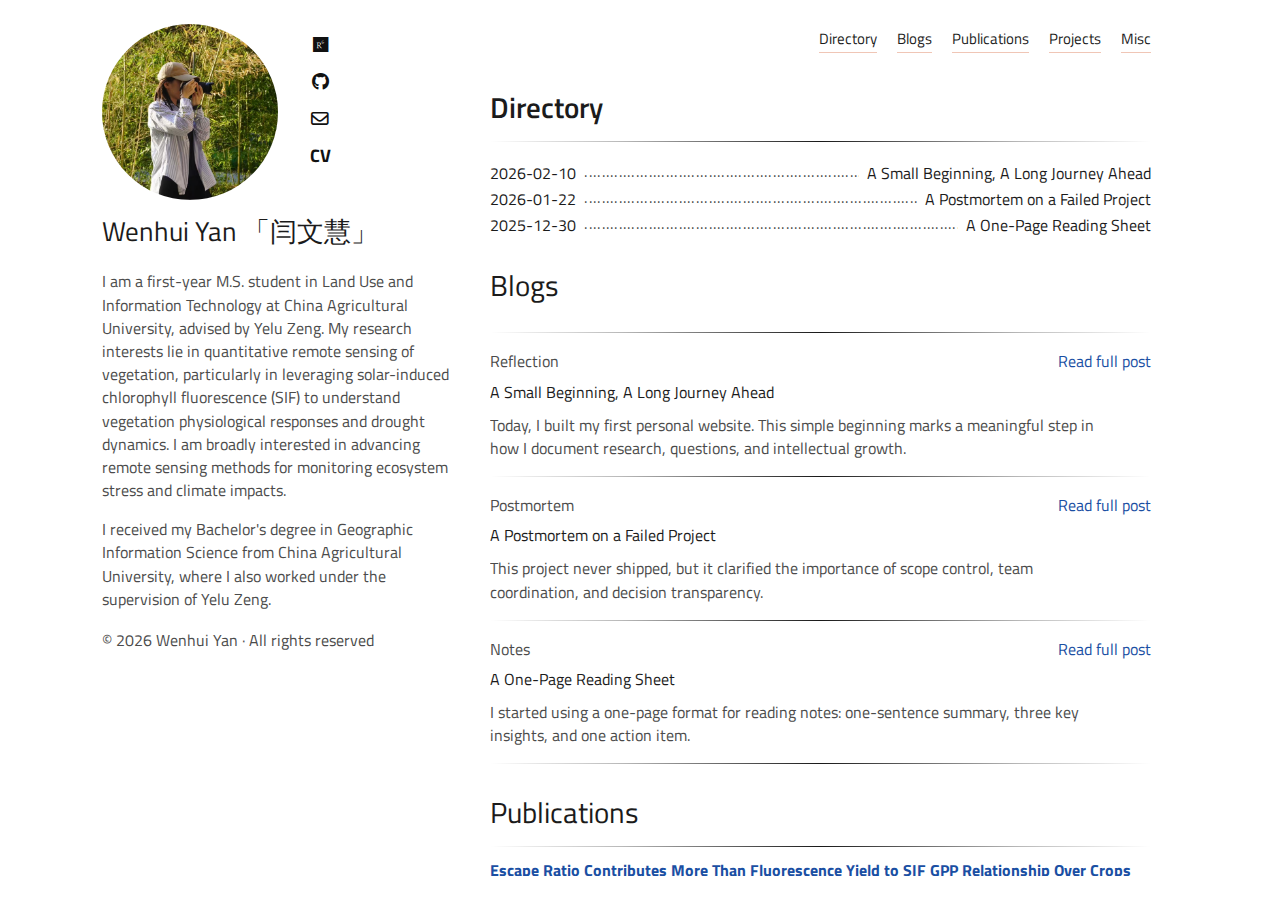
<file: index.html>
<!doctype html>
<html lang="en">
  <head>
    <meta charset="utf-8" />
    <meta name="viewport" content="width=device-width, initial-scale=1" />
    <title>Wenhui Yan | Personal Website</title>
    <meta name="description" content="A personal site for writing, publications, and projects." />
    <link rel="icon" href="favicon.svg" type="image/svg+xml" />
    <link
      rel="stylesheet"
      href="https://cdnjs.cloudflare.com/ajax/libs/font-awesome/6.5.2/css/all.min.css"
      crossorigin="anonymous"
      referrerpolicy="no-referrer"
    />
    <link rel="stylesheet" href="styles.css" />
  </head>
  <body>
    <main class="layout">
      <aside class="sidebar">
        <section id="about" class="hero sidebar-card">
          <div class="profile-head">
            <img class="profile-photo" src="person.jpg" alt="Wenhui Yan portrait" />
            <div class="profile-links" aria-label="Profile links">
              <a
                class="icon-link"
                href="https://www.researchgate.net/profile/Wenhui-Yan-6"
                target="_blank"
                rel="noopener"
                aria-label="ResearchGate"
                title="ResearchGate"
              >
                <i class="fa-brands fa-researchgate" aria-hidden="true"></i>
              </a>
              <a
                class="icon-link"
                href="https://github.com/Wenhui-Yan"
                target="_blank"
                rel="noopener"
                aria-label="GitHub"
                title="GitHub"
              >
                <i class="fa-brands fa-github" aria-hidden="true"></i>
              </a>
              <a
                class="icon-link"
                href="mailto:wenhuiyan@cau.edu.cn"
                aria-label="Email"
                title="Email"
              >
                <i class="fa-regular fa-envelope" aria-hidden="true"></i>
              </a>
              <a
                class="icon-link"
                href="WenhuiYan_CV.pdf"
                target="_blank"
                rel="noopener"
                aria-label="Curriculum Vitae"
                title="Curriculum Vitae"
              >
                <span class="cv-label">CV</span>
              </a>
            </div>
          </div>
          <h1>Wenhui Yan <span class="cn-name">「闫文慧」</span></h1>
          <p class="lead">
            I am a first-year M.S. student in Land Use and Information Technology at
            China Agricultural University, advised by Yelu Zeng. My research interests lie
            in quantitative remote sensing of vegetation, particularly in leveraging
            solar-induced chlorophyll fluorescence (SIF) to understand vegetation
            physiological responses and drought dynamics. I am broadly interested in
            advancing remote sensing methods for monitoring ecosystem stress and climate
            impacts.
          </p>
          <p class="lead">
            I received my Bachelor's degree in Geographic Information Science from China
            Agricultural University, where I also worked under the supervision of Yelu
            Zeng.
          </p>
          <p class="section-note">© 2026 Wenhui Yan · All rights reserved</p>
        </section>
      </aside>

      <section class="main-panel">
        <nav class="site-nav panel-nav">
          <a href="#directory" data-panel-link>Directory</a>
          <a href="#blogs" data-panel-link>Blogs</a>
          <a href="#publications" data-panel-link>Publications</a>
          <a href="#projects" data-panel-link>Projects</a>
          <a href="#misc" data-panel-link>Misc</a>
        </nav>

        <section id="directory" class="section section-tight">
          <h2 class="toc-title">Directory</h2>
          <section class="toc">
            <ul id="post-list" class="toc-list"></ul>
          </section>
        </section>

        <section id="blogs" class="section section-tight">
          <h2>Blogs</h2>

          <article
            id="post-1"
            class="post-intro"
            data-title="A Small Beginning, A Long Journey Ahead"
            data-date="2026-02-10"
            data-category="Reflection"
          >
            <div class="intro-meta">
              <p class="kicker">Reflection</p>
              <a class="button ghost" href="posts/post-1.html" target="_blank" rel="noopener">
                Read full post
              </a>
            </div>
            <h2>A Small Beginning, A Long Journey Ahead</h2>
            <p class="lead">
              Today, I built my first personal website. This simple beginning marks a
              meaningful step in how I document research, questions, and intellectual growth.
            </p>
          </article>

          <article
            id="post-2"
            class="post-intro"
            data-title="A Postmortem on a Failed Project"
            data-date="2026-01-22"
            data-category="Postmortem"
          >
            <div class="intro-meta">
              <p class="kicker">Postmortem</p>
              <a class="button ghost" href="posts/post-2.html" target="_blank" rel="noopener">
                Read full post
              </a>
            </div>
            <h2>A Postmortem on a Failed Project</h2>
            <p class="lead">
              This project never shipped, but it clarified the importance of scope control,
              team coordination, and decision transparency.
            </p>
          </article>

          <article
            id="post-3"
            class="post-intro"
            data-title="A One-Page Reading Sheet"
            data-date="2025-12-30"
            data-category="Notes"
          >
            <div class="intro-meta">
              <p class="kicker">Notes</p>
              <a class="button ghost" href="posts/post-3.html" target="_blank" rel="noopener">
                Read full post
              </a>
            </div>
            <h2>A One-Page Reading Sheet</h2>
            <p class="lead">
              I started using a one-page format for reading notes: one-sentence summary,
              three key insights, and one action item.
            </p>
          </article>
        </section>

        <section id="publications" class="section section-tight">
          <h2>Publications</h2>
          <article class="pub-item">
            <h3>
              Escape Ratio Contributes More Than Fluorescence Yield to SIF GPP
              Relationship Over Crops and Rainforest
            </h3>
            <p class="pub-authors">
              Wenhui Yan, Yelu Zeng<span class="corr-mark">*</span>, Xinhong Zhang, Weike
              Zhao, Yongyuan Gao, Yaohang He, Dalei Hao<span class="corr-mark">*</span>
            </p>
            <p class="pub-venue">IEEE Geoscience and Remote Sensing Letters, 2024</p>
            <p class="pub-links">
              <a href="https://doi.org/10.1109/LGRS.2024.3432820" target="_blank" rel="noopener">
                webpage
              </a>
              <span class="pub-sep">|</span>
              <a href="https://www.osti.gov/servlets/purl/2552923" target="_blank" rel="noopener">
                pdf
              </a>
              <span class="pub-sep">|</span>
              <button class="pub-abstract-toggle" type="button" aria-expanded="false">
                abstract
              </button>
            </p>
            <div class="pub-abstract" hidden>
              Solar-induced chlorophyll fluorescence (SIF) is an effective indicator for
              tracking gross primary productivity (GPP), but the relative roles of canopy
              structure and physiology remain unclear. This study evaluates the contributions
              of photon escape ratio and fluorescence yield to the SIF-GPP relationship across
              crops and rainforest using multiple satellite products. Results show that
              structure-related escape ratio better captures light use efficiency variation than
              fluorescence yield, highlighting its strong potential for monitoring GPP changes
              within and across biomes.
            </div>
          </article>
          <article class="pub-item">
            <h3>
              Tree-level carbon stock estimations across diverse species using multi-source
              remote sensing integration
            </h3>
            <p class="pub-authors">
              Li Qing, Jia Yin, Xiaoxin Zhang, Dalei Hao, Matheus Pinheiro Ferreira, Wenhui
              Yan, Ye Tian, Da Zhang, Shen Tan, Shengn Nie, Tianyu An, Xiaoyao Li, Jianxi
              Huang, Wei Su, Yelu Zeng<span class="corr-mark">*</span>
            </p>
            <p class="pub-venue">Computers and Electronics in Agriculture, 2025</p>
            <p class="pub-links">
              <a href="https://doi.org/10.1016/j.compag.2025.109904" target="_blank" rel="noopener">
                webpage
              </a>
              <span class="pub-sep">|</span>
              <a href="https://www.osti.gov/servlets/purl/2575522" target="_blank" rel="noopener">
                pdf
              </a>
              <span class="pub-sep">|</span>
              <button class="pub-abstract-toggle" type="button" aria-expanded="false">
                abstract
              </button>
            </p>
            <div class="pub-abstract" hidden>
              This study integrates UAV LiDAR and high-resolution optical imagery to estimate
              individual-tree biomass and carbon stock across species. The method improves
              accuracy through species-specific modeling and by combining structural variables
              with vegetation indices. It reports substantial gains over single-source and
              non-species-specific approaches, showing strong potential for large-scale precise
              forest carbon monitoring.
            </div>
          </article>
          <article class="pub-item">
            <h3>
              Mapping tree height in complex terrain of northern China using ultra-high-
              resolution images
            </h3>
            <p class="pub-authors">
              Qing Li, Xiaoxin Zhang, Dalei Hao, Wenhui Yan, Qi Zhao, Ye Tian,
              Yelu Zeng<span class="corr-mark">*</span>
            </p>
            <p class="pub-venue">Smart Agricultural Technology, 2025</p>
            <p class="pub-links">
              <a href="https://doi.org/10.1016/j.atech.2025.101338" target="_blank" rel="noopener">
                webpage
              </a>
              <span class="pub-sep">|</span>
              <a href="https://www.osti.gov/servlets/purl/2587780" target="_blank" rel="noopener">
                pdf
              </a>
              <span class="pub-sep">|</span>
              <button class="pub-abstract-toggle" type="button" aria-expanded="false">
                abstract
              </button>
            </p>
            <div class="pub-abstract" hidden>
              Focusing on complex mountainous terrain in northern China, this paper compares
              spectral-only and terrain-enhanced strategies for tree-height mapping from
              ultra-high-resolution imagery. Among tested models, XGBoost with spectral and
              topographic features performs best, producing a 3 m tree-height map with robust
              accuracy. The study also highlights limitations of existing global tree-height
              products in complex terrain.
            </div>
          </article>
          <article class="pub-item">
            <h3>
              Global-PCG-10: a 10 m global map of plastic-covered greenhouses derived from
              Sentinel-2 in 2020
            </h3>
            <p class="pub-authors">
              Bowen Niu, Quanlong Feng<span class="corr-mark">*</span>, Bingwen Qiu, Shuai
              Su, Xinmin Zhang, Rongji Cui, Xinhong Zhang, Fanli Sun, Wenhui Yan, Siyuan
              Zhao, Hanyu Shi, Cong Ou, Xiaolu Yan, Jianhua Gong, Gaofei Yin, Jianxi Huang,
              Jiantao Liu, Bingbo Gao, Xiaochuang Yao, Jianyu Yang, and Dehai Zhu
            </p>
            <p class="pub-venue">Earth System Science Data, 2025</p>
            <p class="pub-links">
              <a href="https://doi.org/10.5194/essd-17-5065-2025" target="_blank" rel="noopener">
                webpage
              </a>
              <span class="pub-sep">|</span>
              <a
                href="https://essd.copernicus.org/articles/17/5065/2025/essd-17-5065-2025.pdf"
                target="_blank"
                rel="noopener"
              >
                pdf
              </a>
              <span class="pub-sep">|</span>
              <button class="pub-abstract-toggle" type="button" aria-expanded="false">
                abstract
              </button>
            </p>
            <div class="pub-abstract" hidden>
              This paper presents Global-PCG-10, a 10 m global dataset of plastic-covered
              greenhouses built from Sentinel-2 with deep learning and active-learning label
              refinement. The resulting map reaches high overall accuracy and quantifies global
              PCG distribution patterns, with strong concentration in Asia and especially China.
              The dataset also reveals systematic misclassification of PCGs in existing global
              land-cover products.
            </div>
          </article>
        </section>

        <section id="projects" class="section">
          <h2>Projects</h2>
          <div class="cards">
            <div class="card">
              <h3>Long-Term Topic Map</h3>
              <p>Organize high-value topics into an evolving knowledge graph.</p>
            </div>
            <div class="card">
              <h3>Writing Dashboard</h3>
              <p>Track writing frequency, page views, and reader feedback trends.</p>
            </div>
            <div class="card">
              <h3>Public Notes</h3>
              <p>Spend 15 minutes daily turning learning into searchable public notes.</p>
            </div>
          </div>
        </section>

        <section id="misc" class="section section-tight">
          <h2>Misc</h2>
          <div class="misc-grid">
            <p class="misc-year">2025</p>
            <div class="misc-list">
              <p>
                Admitted to the M.S. program in Land Use and Information Technology at
                China Agricultural University (recommended for admission without entrance
                examination).
              </p>
            </div>
          </div>
          <div class="misc-grid">
            <p class="misc-year">2023</p>
            <div class="misc-list">
              <p>Renewable Energy Innovation Competition (Third Prize)</p>
              <p>ESRI China Cup - Remote Sensing Application Track (Excellence Prize)</p>
              <p>ESRI China Cup - Map Storytelling Track (Third Prize)</p>
              <p>China Agricultural University Mathematical Modeling Competition (Third Prize)</p>
            </div>
          </div>
          <div class="misc-grid">
            <p class="misc-year">2021</p>
            <div class="misc-list">
              <p>
                Enrolled in the B.S. program in Geographic Information Science at China
                Agricultural University.
              </p>
            </div>
          </div>
        </section>

      </section>
    </main>

    <script src="app.js"></script>
  </body>
</html>
</file>
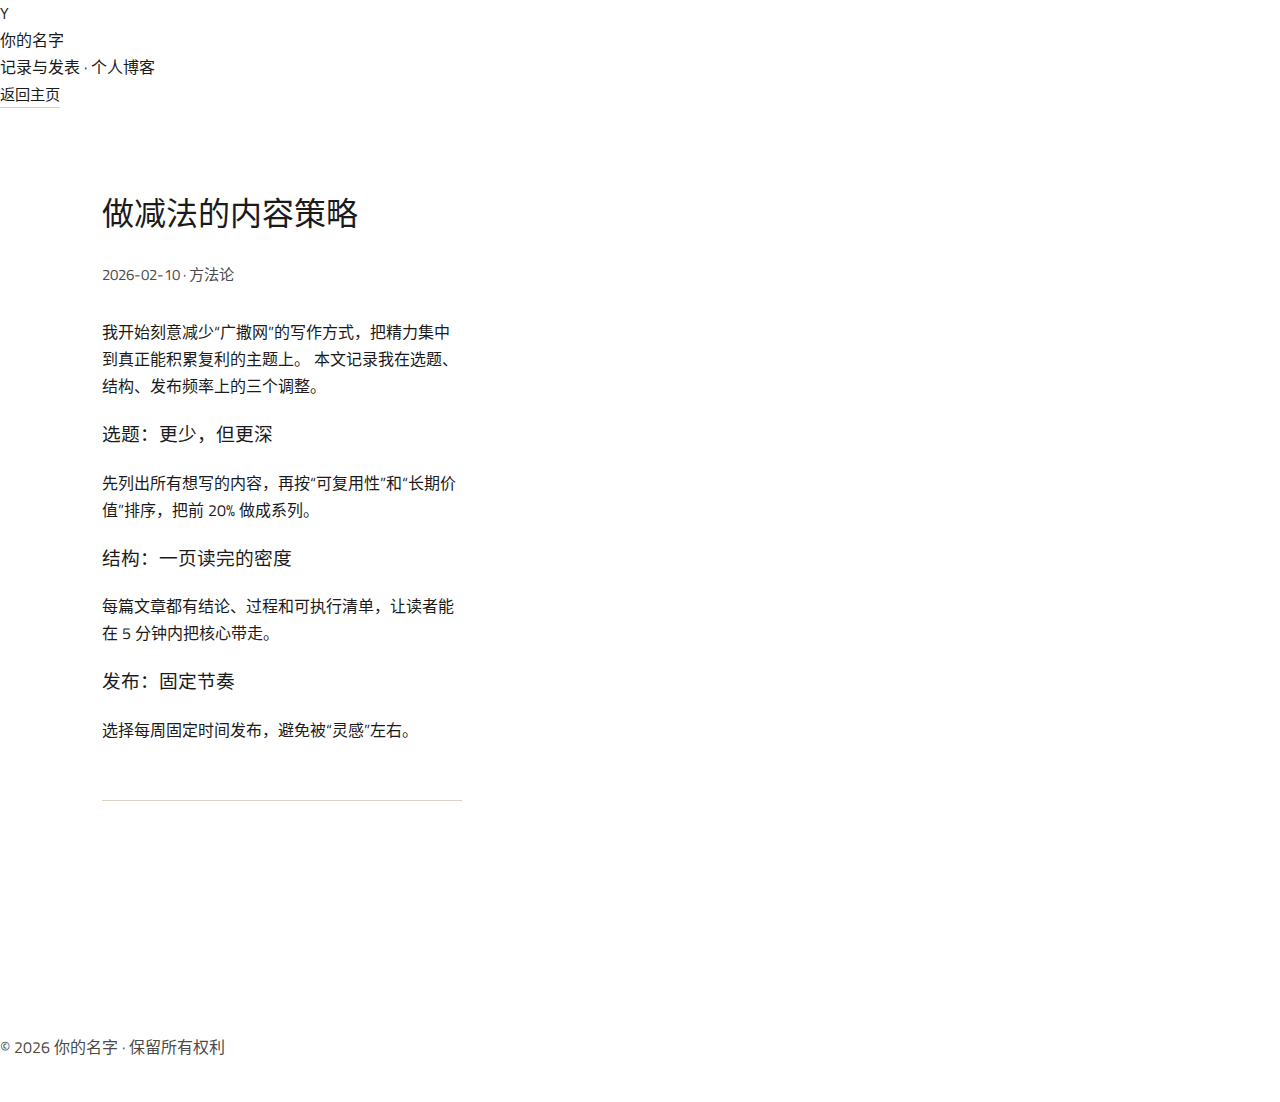
<file: posts/post-1.html>
<!doctype html>
<html lang="zh-CN">
  <head>
    <meta charset="utf-8" />
    <meta name="viewport" content="width=device-width, initial-scale=1" />
    <title>做减法的内容策略 | 你的名字</title>
    <meta name="description" content="做减法的内容策略：选题更少更深、结构更清晰、发布更稳定。" />
    <link rel="stylesheet" href="../styles.css" />
  </head>
  <body>
    <header class="site-header">
      <div class="brand">
        <div class="brand-mark">Y</div>
        <div>
          <div class="brand-title">你的名字</div>
          <div class="brand-sub">记录与发表 · 个人博客</div>
        </div>
      </div>
      <nav class="site-nav">
        <a href="../index.html">返回主页</a>
      </nav>
    </header>

    <main class="layout">
      <section class="content">
        <article class="post">
          <header class="post-header">
            <div>
              <h1>做减法的内容策略</h1>
              <p class="post-meta">2026-02-10 · 方法论</p>
            </div>
          </header>
          <p>
            我开始刻意减少“广撒网”的写作方式，把精力集中到真正能积累复利的主题上。
            本文记录我在选题、结构、发布频率上的三个调整。
          </p>
          <h3>选题：更少，但更深</h3>
          <p>
            先列出所有想写的内容，再按“可复用性”和“长期价值”排序，把前 20% 做成系列。
          </p>
          <h3>结构：一页读完的密度</h3>
          <p>
            每篇文章都有结论、过程和可执行清单，让读者能在 5 分钟内把核心带走。
          </p>
          <h3>发布：固定节奏</h3>
          <p>
            选择每周固定时间发布，避免被“灵感”左右。
          </p>
        </article>
      </section>
    </main>

    <footer class="site-footer">
      <p>© 2026 你的名字 · 保留所有权利</p>
    </footer>
  </body>
</html>
</file>
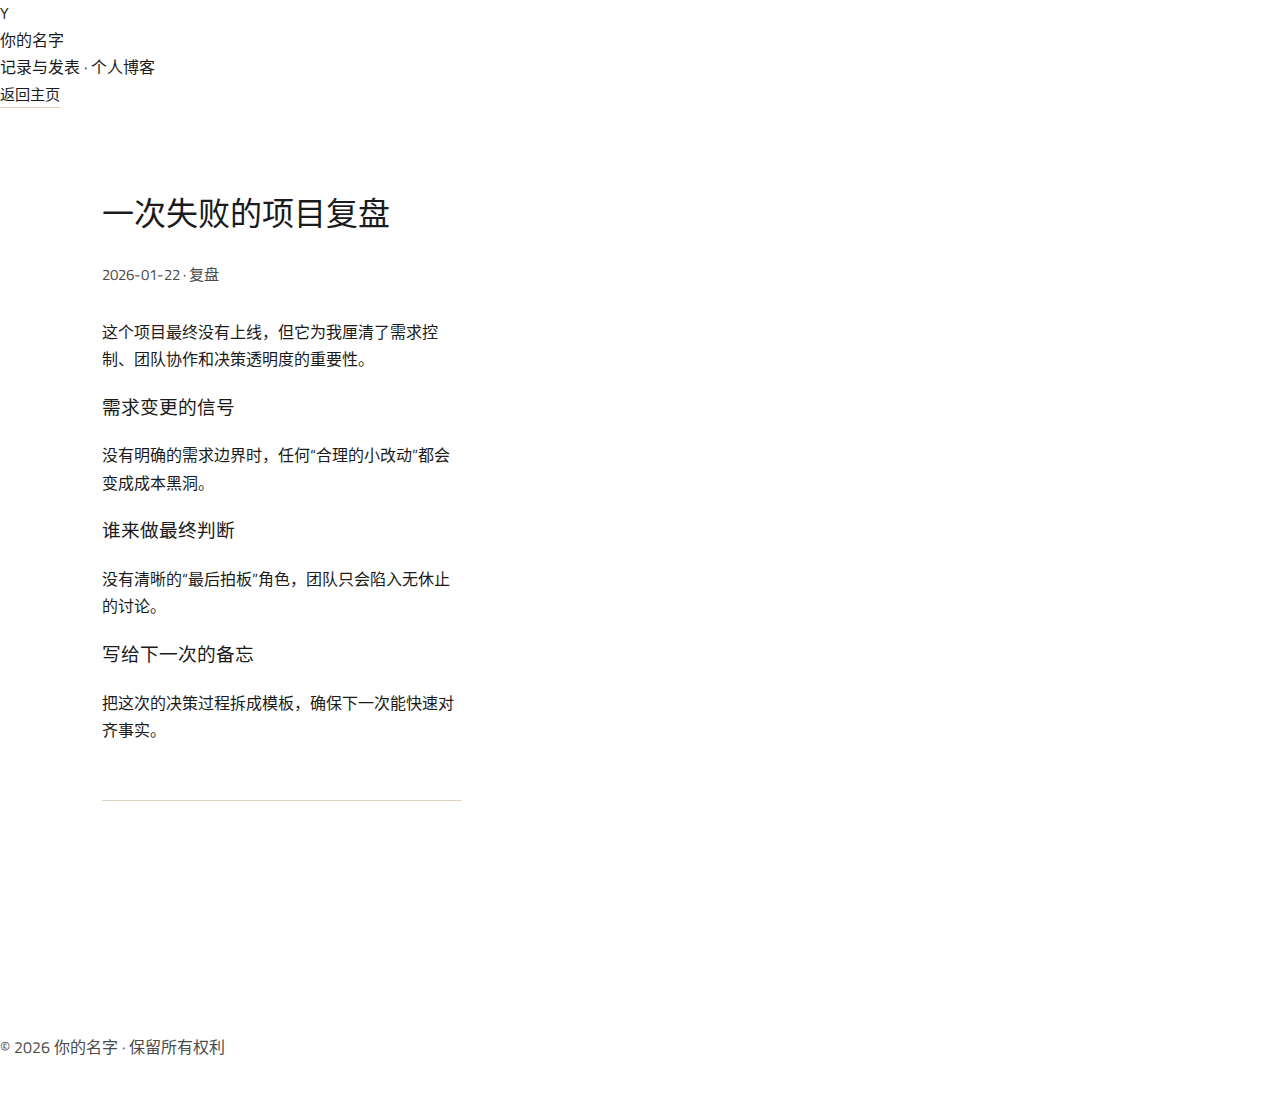
<file: posts/post-2.html>
<!doctype html>
<html lang="zh-CN">
  <head>
    <meta charset="utf-8" />
    <meta name="viewport" content="width=device-width, initial-scale=1" />
    <title>一次失败的项目复盘 | 你的名字</title>
    <meta name="description" content="一次失败的项目复盘：需求控制、协作机制与决策透明度。" />
    <link rel="stylesheet" href="../styles.css" />
  </head>
  <body>
    <header class="site-header">
      <div class="brand">
        <div class="brand-mark">Y</div>
        <div>
          <div class="brand-title">你的名字</div>
          <div class="brand-sub">记录与发表 · 个人博客</div>
        </div>
      </div>
      <nav class="site-nav">
        <a href="../index.html">返回主页</a>
      </nav>
    </header>

    <main class="layout">
      <section class="content">
        <article class="post">
          <header class="post-header">
            <div>
              <h1>一次失败的项目复盘</h1>
              <p class="post-meta">2026-01-22 · 复盘</p>
            </div>
          </header>
          <p>
            这个项目最终没有上线，但它为我厘清了需求控制、团队协作和决策透明度的重要性。
          </p>
          <h3>需求变更的信号</h3>
          <p>
            没有明确的需求边界时，任何“合理的小改动”都会变成成本黑洞。
          </p>
          <h3>谁来做最终判断</h3>
          <p>
            没有清晰的“最后拍板”角色，团队只会陷入无休止的讨论。
          </p>
          <h3>写给下一次的备忘</h3>
          <p>
            把这次的决策过程拆成模板，确保下一次能快速对齐事实。
          </p>
        </article>
      </section>
    </main>

    <footer class="site-footer">
      <p>© 2026 你的名字 · 保留所有权利</p>
    </footer>
  </body>
</html>
</file>
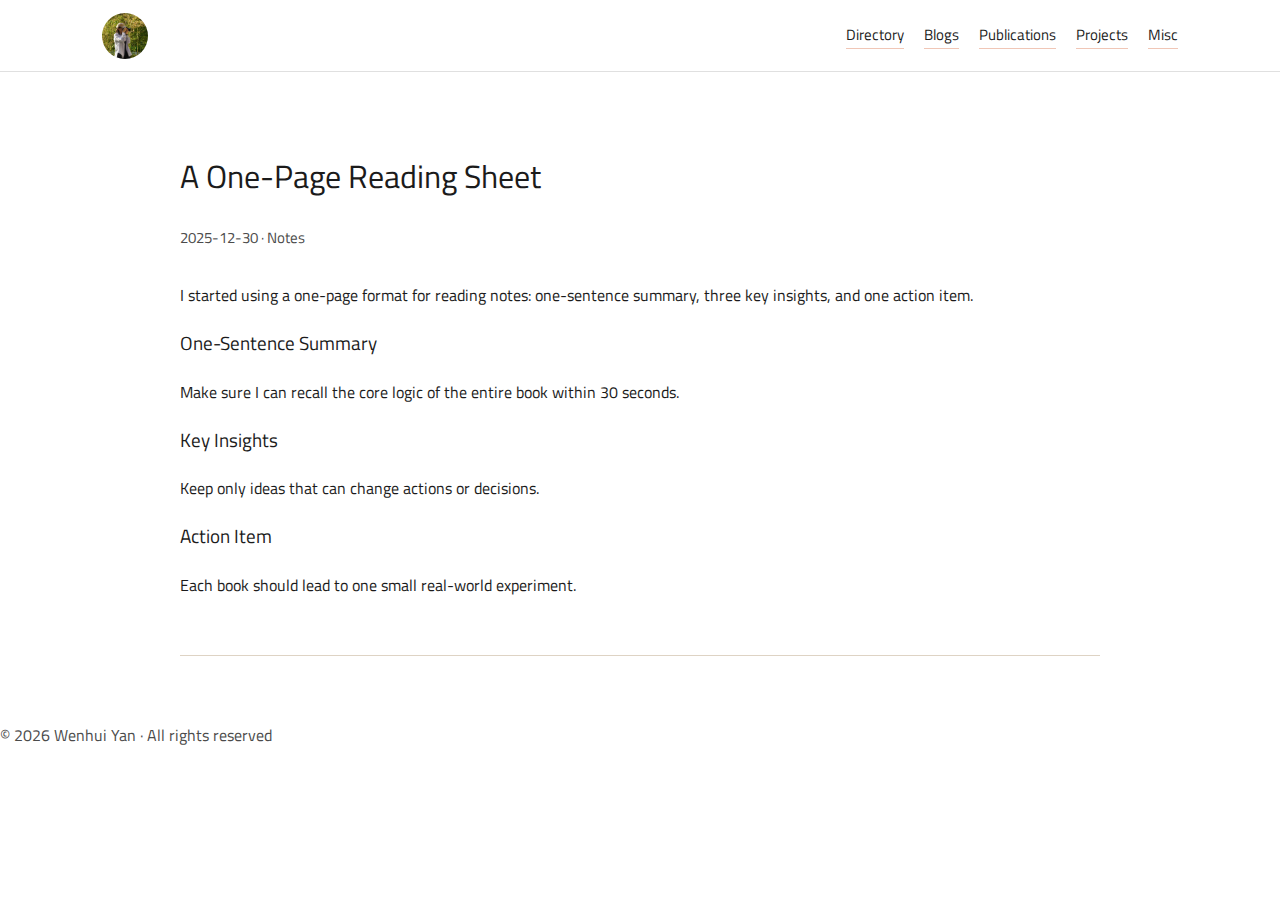
<file: posts/post-3.html>
<!doctype html>
<html lang="en">
  <head>
    <meta charset="utf-8" />
    <meta name="viewport" content="width=device-width, initial-scale=1" />
    <title>A One-Page Reading Sheet | Wenhui Yan</title>
    <meta
      name="description"
      content="A one-page reading sheet: one-sentence summary, key insights, and action item."
    />
    <link rel="icon" href="../favicon.svg" type="image/svg+xml" />
    <link rel="stylesheet" href="../styles.css" />
  </head>
  <body class="post-page">
    <header class="subpage-topbar">
      <a class="subpage-avatar-link" href="../index.html#about" aria-label="Back to homepage">
        <img class="subpage-avatar" src="../person.jpg" alt="Wenhui Yan portrait" />
      </a>
      <nav class="site-nav subpage-nav">
        <a href="../index.html#directory">Directory</a>
        <a href="../index.html#blogs">Blogs</a>
        <a href="../index.html#publications">Publications</a>
        <a href="../index.html#projects">Projects</a>
        <a href="../index.html#misc">Misc</a>
      </nav>
    </header>

    <main class="layout subpage-layout">
      <section class="content">
        <article class="post">
          <header class="post-header">
            <div>
              <h1>A One-Page Reading Sheet</h1>
              <p class="post-meta">2025-12-30 · Notes</p>
            </div>
          </header>
          <p>
            I started using a one-page format for reading notes: one-sentence summary,
            three key insights, and one action item.
          </p>
          <h3>One-Sentence Summary</h3>
          <p>
            Make sure I can recall the core logic of the entire book within 30 seconds.
          </p>
          <h3>Key Insights</h3>
          <p>
            Keep only ideas that can change actions or decisions.
          </p>
          <h3>Action Item</h3>
          <p>
            Each book should lead to one small real-world experiment.
          </p>
        </article>
      </section>
    </main>

    <footer class="site-footer">
      <p>© 2026 Wenhui Yan · All rights reserved</p>
    </footer>
  </body>
</html>
</file>
<file: styles.css>
@import url("https://fonts.googleapis.com/css2?family=Titillium+Web:wght@300;400;600;700&display=swap");

:root {
  --ink: #1b1b1b;
  --muted: #4b4b4b;
  --paper: #f7f4ee;
  --paper-deep: #efe8dd;
  --accent: #c24b2a;
  --accent-soft: #f0c6b6;
  --line: #ded3c4;
  --shadow: 0 20px 60px rgba(30, 20, 10, 0.08);
  --radius: 18px;
}

* {
  box-sizing: border-box;
}

h1,
h2,
h3,
h4,
h5,
h6 {
  font-weight: 400;
}

body {
  margin: 0;
  font-family: "Titillium Web", sans-serif;
  color: var(--ink);
  background: #ffffff;
  line-height: 1.7;
  min-height: 100vh;
  overflow: hidden;
}

a {
  color: inherit;
  text-decoration: none;
  border-bottom: 1px solid var(--accent-soft);
  transition: border-color 150ms ease, color 150ms ease;
}

a:hover {
  color: var(--accent);
  border-color: var(--accent);
}

.site-nav {
  display: flex;
  gap: 20px;
  font-size: 0.95rem;
}

.layout {
  height: 100vh;
  padding: 24px 8vw;
  display: grid;
  grid-template-columns: minmax(280px, 360px) minmax(0, 1fr);
  gap: 28px;
  align-items: start;
}

.sidebar {
  display: grid;
  gap: 20px;
  position: sticky;
  top: 24px;
}

.sidebar-card {
  margin: 0;
}

.panel-nav {
  position: sticky;
  top: 0;
  z-index: 20;
  padding: 2px 0 8px;
  justify-content: flex-end;
  margin-bottom: -2px;
  background: #ffffff;
}

.toc {
  background: transparent;
  border-radius: 0;
  padding: 8px 0 0;
  box-shadow: none;
  border: none;
}

.toc-title {
  font-weight: 600;
  font-size: 1.8rem;
  margin: 0 0 12px;
}

.toc-list {
  list-style: none;
  margin: 0;
  padding: 0;
  display: flex;
  flex-direction: column;
  gap: 3px;
  font-size: 1rem;
  line-height: 1.45;
}

.toc-list a {
  border-bottom: none;
  padding: 0;
  display: flex;
  align-items: baseline;
  gap: 8px;
}

.toc-date,
.toc-text {
  white-space: nowrap;
}

.toc-dots {
  flex: 1;
  overflow: hidden;
  line-height: 1;
}

.toc-dots::before {
  content: "........................................................................................................................................";
  display: block;
  color: var(--muted);
  letter-spacing: 0.08em;
  transform: translateY(-2px);
}


.content {
  display: flex;
  flex-direction: column;
  gap: 72px;
}

.main-panel {
  height: calc(100vh - 48px);
  overflow-y: auto;
  display: flex;
  flex-direction: column;
  gap: 24px;
  margin-right: -8vw;
  padding-right: calc(8vw + 12px);
  scrollbar-gutter: stable;
  scroll-behavior: smooth;
}

.main-panel .section {
  scroll-margin-top: 52px;
}

.main-panel .section > h2,
.main-panel .section > .toc-title {
  position: relative;
  padding-bottom: 10px;
  margin-bottom: 12px;
}

.main-panel .section > h2::after,
.main-panel .section > .toc-title::after {
  content: "";
  position: absolute;
  left: 0;
  right: 0;
  bottom: 0;
  height: 1px;
  background: linear-gradient(
    90deg,
    rgba(0, 0, 0, 0) 0%,
    rgba(0, 0, 0, 0.28) 20%,
    rgba(0, 0, 0, 0.9) 50%,
    rgba(0, 0, 0, 0.28) 80%,
    rgba(0, 0, 0, 0) 100%
  );
}

.main-panel #blogs > h2::after {
  display: none;
}

.hero {
  background: transparent;
  padding: 0;
  border-radius: 0;
  border: none;
  box-shadow: none;
  animation: fadeIn 600ms ease both;
}

.post-intro {
  background: transparent;
  padding: 16px 0;
  border-radius: 0;
  border: none;
  position: relative;
  box-shadow: none;
  display: grid;
  gap: 0;
  opacity: 0;
  transform: translateY(12px);
  transition: opacity 400ms ease, transform 400ms ease;
}

.post-intro::before {
  content: "";
  position: absolute;
  top: 0;
  left: 0;
  right: 0;
  height: 1px;
  background: linear-gradient(
    90deg,
    rgba(0, 0, 0, 0) 0%,
    rgba(0, 0, 0, 0.28) 20%,
    rgba(0, 0, 0, 0.9) 50%,
    rgba(0, 0, 0, 0.28) 80%,
    rgba(0, 0, 0, 0) 100%
  );
}

.post-intro:last-child::after {
  content: "";
  position: absolute;
  bottom: 0;
  left: 0;
  right: 0;
  height: 1px;
  background: linear-gradient(
    90deg,
    rgba(0, 0, 0, 0) 0%,
    rgba(0, 0, 0, 0.28) 20%,
    rgba(0, 0, 0, 0.9) 50%,
    rgba(0, 0, 0, 0.28) 80%,
    rgba(0, 0, 0, 0) 100%
  );
}

.post-intro.visible {
  opacity: 1;
  transform: translateY(0);
}

.kicker {
  text-transform: uppercase;
  letter-spacing: 0.2em;
  font-size: 0.75rem;
  color: var(--muted);
}

.hero h1 {
  font-size: clamp(1.7rem, 2.1vw, 2.2rem);
  margin: 0 0 12px;
  font-weight: 400;
}

.profile-photo {
  width: 176px;
  aspect-ratio: 1 / 1;
  object-fit: cover;
  object-position: center top;
  display: block;
  border-radius: 50%;
  margin: 0 0 14px;
}

.profile-head {
  display: inline-flex;
  align-items: flex-start;
  gap: 24px;
  margin-bottom: 8px;
}

.profile-head .profile-photo {
  margin: 0;
}

.profile-links {
  display: inline-flex;
  flex-direction: column;
  gap: 1px;
  padding-top: 3px;
}

.icon-link {
  width: 36px;
  height: 36px;
  display: inline-flex;
  align-items: center;
  justify-content: center;
  font-size: 1.1rem;
  font-weight: 400;
  color: #111;
  text-decoration: none;
  border-bottom: none;
  transition: transform 150ms ease, color 150ms ease;
}

.icon-link i {
  line-height: 1;
}

.cv-label {
  font-weight: 700;
  letter-spacing: 0.01em;
}

.icon-link:hover {
  transform: translateY(-1px);
  color: #000;
}

.cn-name {
  font-size: 1em;
  font-weight: 400;
}

.post-intro h2 {
  font-size: 1rem;
  margin: 0 0 3px;
  font-weight: 400;
}

#blogs .post-intro h2 {
  font-size: 1rem !important;
}

.lead {
  font-size: 1.0rem;
  max-width: 620px;
  color: var(--muted);
  line-height: 1.45;
}

.hero-actions {
  margin-top: 10px;
  display: inline-flex;
  flex-wrap: wrap;
  gap: 12px;
}

.intro-meta {
  display: flex;
  align-items: baseline;
  justify-content: space-between;
  gap: 12px;
}

.intro-meta .button.ghost {
  margin: 0;
}

.post-intro .intro-meta {
  margin-bottom: 3px;
}

.post-intro .kicker {
  margin: 0;
  font-size: 1rem;
  letter-spacing: 0;
  text-transform: none;
}

.post-intro .lead {
  margin: 0;
}

.button {
  display: inline-flex;
  align-items: center;
  justify-content: center;
  padding: 10px 20px;
  border-radius: 999px;
  background: var(--accent);
  color: #fff;
  border: none;
  transition: transform 150ms ease, box-shadow 150ms ease;
  box-shadow: 0 12px 30px rgba(194, 75, 42, 0.2);
}

.button:hover {
  transform: translateY(-1px);
}

.button.ghost {
  background: transparent;
  color: var(--accent);
  border: 1px solid var(--accent);
  box-shadow: none;
}

.post-intro .button.ghost {
  border: none;
  padding: 0;
  font-size: 1rem;
  color: #1a4fa3;
}

.section h2 {
  font-size: 1.8rem;
  margin: 0 0 8px;
}

.section-tight h2 {
  margin-top: 0;
}

.section-note {
  color: var(--muted);
  margin-bottom: 24px;
}

.post {
  padding: 32px 0 40px;
  border-bottom: 1px solid var(--line);
}

.post-header {
  display: flex;
  align-items: baseline;
  justify-content: space-between;
  gap: 20px;
}

.post-meta {
  color: var(--muted);
  font-size: 0.95rem;
}

.pub-item + .pub-item {
  margin-top: 18px;
}

.pub-item {
  display: flex;
  flex-direction: column;
  gap: 3px;
}

.pub-item h3 {
  margin: 0;
  color: #1a4fa3;
  font-size: 1rem;
  line-height: 1.45;
  font-weight: 700;
}

.pub-authors,
.pub-venue {
  margin: 0;
  font-size: 1rem;
  line-height: 1.45;
}

.corr-mark {
  font-size: 0.72em;
  vertical-align: super;
  line-height: 0;
}

.pub-links {
  margin: 0;
  font-size: 1rem;
  line-height: 1.45;
}

.pub-links a,
.pub-abstract-toggle {
  color: #1a4fa3;
  border-bottom: none;
  background: none;
  border: none;
  padding: 0;
  font: inherit;
  cursor: pointer;
}

.pub-links a:hover,
.pub-abstract-toggle:hover {
  color: #163f82;
  text-decoration: underline;
}

.pub-sep {
  color: #111;
  margin: 0 6px;
}

.pub-abstract {
  margin: 0;
  padding: 2px 0 0 0;
  font-size: 1rem;
  line-height: 1.45;
  color: var(--muted);
}

.misc-grid {
  display: grid;
  grid-template-columns: max-content minmax(0, 1fr);
  column-gap: 6px;
  align-items: start;
  font-size: 1rem;
  line-height: 1.45;
}

.misc-year {
  margin: 0;
}

.misc-list p {
  margin: 0;
}

.misc-list p + p {
  margin-top: 4px;
}

.cards {
  display: grid;
  grid-template-columns: repeat(auto-fit, minmax(220px, 1fr));
  gap: 18px;
}

.card {
  background: white;
  border-radius: var(--radius);
  padding: 12px;
  border: 1px solid #111;
  box-shadow: var(--shadow);
}

.card h3 {
  margin: 0 0 6px;
}

.card p {
  margin: 0;
}

.contact-form {
  display: grid;
  gap: 16px;
  max-width: 520px;
}

label {
  display: grid;
  gap: 8px;
  font-size: 0.95rem;
}

input,
textarea {
  padding: 10px 12px;
  border-radius: 12px;
  border: 1px solid var(--line);
  font-family: inherit;
  font-size: 1rem;
  background: #fff;
}

button[type="submit"] {
  padding: 12px 18px;
  border-radius: 999px;
  border: none;
  background: var(--ink);
  color: #fff;
  font-family: inherit;
  cursor: pointer;
}

.site-footer {
  padding: 10px 0 24px;
  color: var(--muted);
}

.post-page {
  overflow: auto;
}

.subpage-topbar {
  position: fixed;
  top: 0;
  left: 0;
  right: 0;
  height: 72px;
  padding: 10px 8vw;
  display: flex;
  align-items: center;
  gap: 14px;
  background: #ffffff;
  border-bottom: 1px solid rgba(0, 0, 0, 0.12);
  z-index: 30;
}

.subpage-avatar-link {
  display: inline-flex;
  border-bottom: none;
}

.subpage-avatar {
  width: 46px;
  height: 46px;
  border-radius: 50%;
  object-fit: cover;
  object-position: center top;
  display: block;
}

.subpage-nav {
  margin-left: auto;
  justify-content: flex-end;
}

.post-page .subpage-layout {
  display: block;
  height: auto;
  min-height: 0;
  padding: 96px 8vw 40px;
}

.post-page .content {
  max-width: 920px;
  margin: 0 auto;
}

@keyframes fadeIn {
  from {
    opacity: 0;
    transform: translateY(12px);
  }
  to {
    opacity: 1;
    transform: translateY(0);
  }
}

@media (max-width: 960px) {
  body {
    overflow: auto;
  }

  .layout {
    height: auto;
    min-height: 100vh;
    padding: 24px 6vw 64px;
    grid-template-columns: 1fr;
    gap: 24px;
  }

  .sidebar {
    position: static;
    top: auto;
  }

  .main-panel {
    height: auto;
    overflow: visible;
    margin-right: 0;
    padding-right: 0;
    scrollbar-gutter: auto;
  }

  .panel-nav {
    justify-content: flex-start;
    flex-wrap: wrap;
  }

  .site-nav {
    justify-content: flex-start;
    flex-wrap: wrap;
  }

  .subpage-topbar {
    height: auto;
    min-height: 64px;
    padding: 10px 6vw;
    align-items: flex-start;
    gap: 12px;
  }

  .post-page .subpage-layout {
    padding: 96px 6vw 32px;
  }
}

@media (max-width: 640px) {
  .profile-photo {
    width: 142px;
    margin-bottom: 12px;
  }

  .icon-link {
    width: 28px;
    height: 28px;
    font-size: 0.74rem;
  }

  .hero {
    padding: 0;
  }

  .subpage-avatar {
    width: 40px;
    height: 40px;
  }

  .subpage-topbar {
    padding: 10px 5vw;
  }

  .subpage-nav {
    gap: 12px;
    font-size: 0.92rem;
  }

  .post-page .subpage-layout {
    padding: 104px 5vw 26px;
  }

  .post-intro {
    padding: 24px;
  }
}

@media (prefers-reduced-motion: reduce) {
  * {
    animation: none !important;
    transition: none !important;
  }
}
</file>
